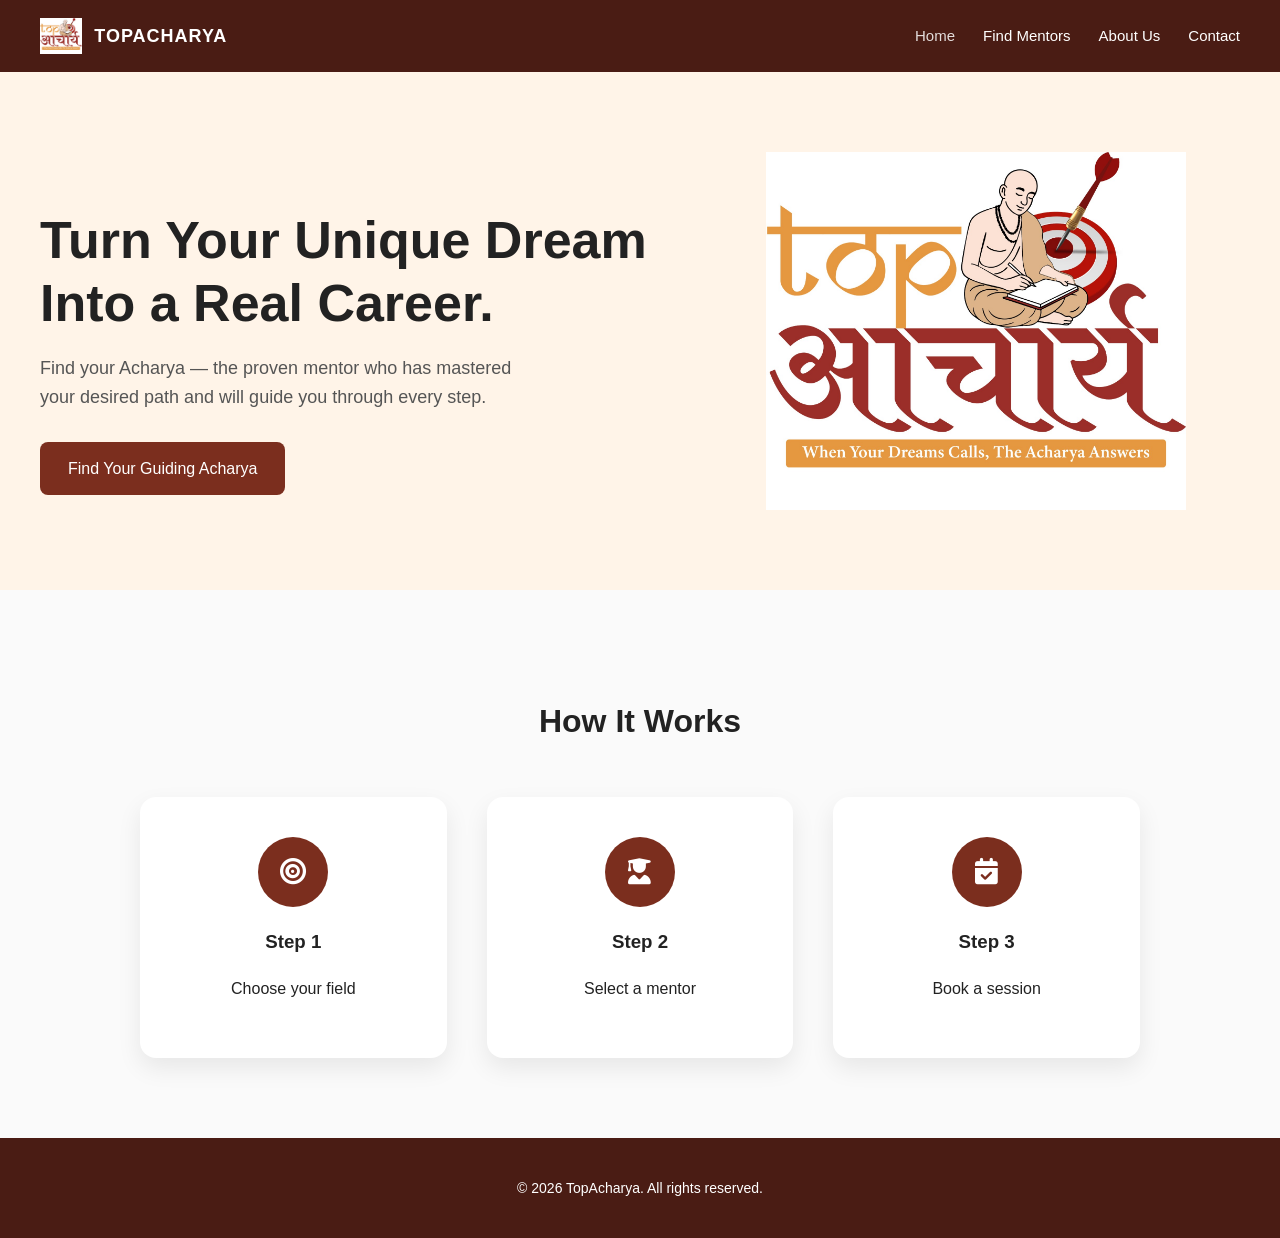
<file: index.html>
<!DOCTYPE html>
<html lang="en">
<head>
  <meta charset="UTF-8">
  <meta name="viewport" content="width=device-width, initial-scale=1.0">
  <title>TopAcharya – Find Your Guiding Mentor</title>
  <link rel="icon" type="image/jpeg" href="images/logo.jpeg">

  <!-- Styles -->
  <link rel="stylesheet" href="css/styles.css">
  <link rel="stylesheet" href="https://cdnjs.cloudflare.com/ajax/libs/font-awesome/6.5.0/css/all.min.css">
</head>

<body>

<!-- ================= NAVBAR ================= -->
<header class="navbar">
  <div class="navbar-inner">

    <a href="index.html" class="brand">
      <img src="images/logo.jpeg" alt="TopAcharya Logo">
      <span>TOPACHARYA</span>
    </a>

    <nav class="nav-links" id="navLinks">
      <a href="index.html" class="active">Home</a>
      <a href="mentors.html">Find Mentors</a>
      <a href="about.html">About Us</a>
      <a href="contact.html">Contact</a>
    </nav>

    <button class="hamburger" id="hamburger">
      <i class="fas fa-bars"></i>
    </button>

  </div>
</header>

<!-- ================= MAIN ================= -->
<main>

  <!-- ===== HERO SECTION ===== -->
  <section class="hero">
    <div class="hero-inner">

      <div class="hero-content">
        <h1>
          Turn Your Unique Dream<br>
          Into a Real Career.
        </h1>

        <p>
          Find your Acharya — the proven mentor who has mastered your desired path
          and will guide you through every step.
        </p>

        <a href="mentors.html" class="btn primary">
          Find Your Guiding Acharya
        </a>
      </div>

      <div class="hero-visual">
        <img src="images/logo.jpeg" alt="TopAcharya Illustration">
      </div>

    </div>
  </section>

  <!-- ===== HOW IT WORKS ===== -->
  <section class="how-section">
    <h2>How It Works</h2>

    <div class="how-grid">

      <div class="how-card">
        <div class="icon-circle">
          <i class="fa-solid fa-bullseye"></i>
        </div>
        <h3>Step 1</h3>
        <p>Choose your field</p>
      </div>

      <div class="how-card">
        <div class="icon-circle">
          <i class="fa-solid fa-user-graduate"></i>
        </div>
        <h3>Step 2</h3>
        <p>Select a mentor</p>
      </div>

      <div class="how-card">
        <div class="icon-circle">
          <i class="fa-solid fa-calendar-check"></i>
        </div>
        <h3>Step 3</h3>
        <p>Book a session</p>
      </div>

    </div>
  </section>

</main>

<!-- ================= FOOTER ================= -->
<footer class="site-footer">
  <p>© 2026 TopAcharya. All rights reserved.</p>
</footer>

<script src="js/script.js"></script>
</body>
</html>
</file>
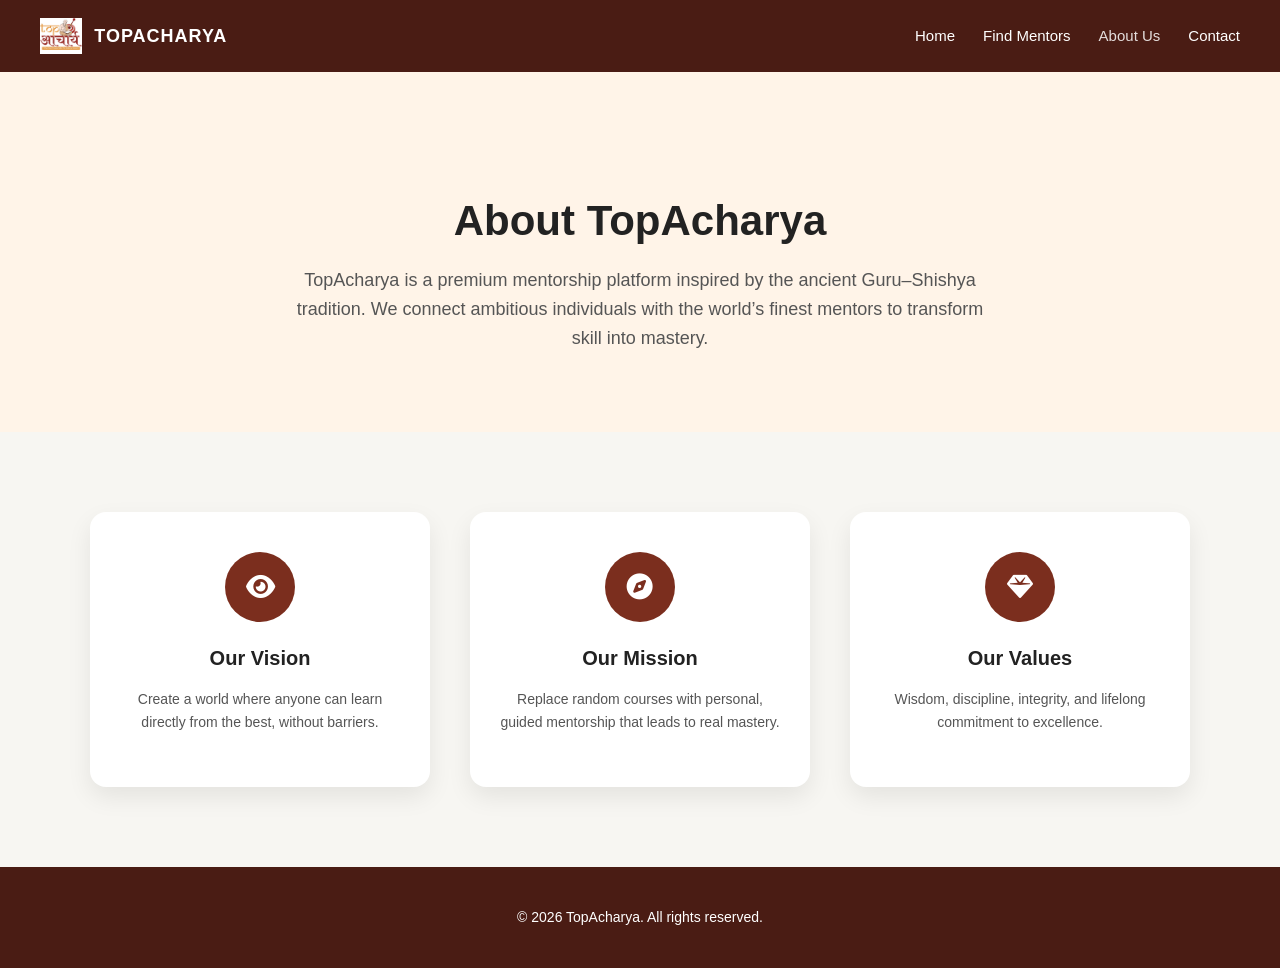
<file: about.html>
<!DOCTYPE html>
<html lang="en">
<head>
  <meta charset="UTF-8">
  <meta name="viewport" content="width=device-width, initial-scale=1.0">
  <title>About Us – TopAcharya</title>
  <link rel="icon" type="image/jpeg" href="images/logo.jpeg">

  <!-- Styles -->
  <link rel="stylesheet" href="css/styles.css">
  <link rel="stylesheet" href="https://cdnjs.cloudflare.com/ajax/libs/font-awesome/6.5.0/css/all.min.css">
</head>

<body>

<!-- ================= NAVBAR ================= -->
<header class="navbar">
  <div class="navbar-inner">

    <a href="index.html" class="brand">
      <img src="images/logo.jpeg" alt="TopAcharya Logo">
      <span>TOPACHARYA</span>
    </a>

    <nav class="nav-links" id="navLinks">
      <a href="index.html">Home</a>
      <a href="mentors.html">Find Mentors</a>
      <a href="about.html" class="active">About Us</a>
      <a href="contact.html">Contact</a>
    </nav>

    <button class="hamburger" id="hamburger">
      <i class="fas fa-bars"></i>
    </button>

  </div>
</header>

<!-- ================= MAIN ================= -->
<main>

  <!-- ===== ABOUT HERO ===== -->
  <section class="page-header page-header--soft">
    <h1>About TopAcharya</h1>
    <p>
      TopAcharya is a premium mentorship platform inspired by the ancient
      Guru–Shishya tradition. We connect ambitious individuals with the world’s
      finest mentors to transform skill into mastery.
    </p>
  </section>

  <!-- ===== VALUES / MISSION / VISION ===== -->
  <section class="about-section">

    <div class="about-grid">

      <article class="about-card">
        <div class="icon-circle">
          <i class="fa-solid fa-eye"></i>
        </div>
        <h3>Our Vision</h3>
        <p>
          Create a world where anyone can learn directly from the best,
          without barriers.
        </p>
      </article>

      <article class="about-card">
        <div class="icon-circle">
          <i class="fa-solid fa-compass"></i>
        </div>
        <h3>Our Mission</h3>
        <p>
          Replace random courses with personal, guided mentorship that
          leads to real mastery.
        </p>
      </article>

      <article class="about-card">
        <div class="icon-circle">
          <i class="fa-solid fa-gem"></i>
        </div>
        <h3>Our Values</h3>
        <p>
          Wisdom, discipline, integrity, and lifelong commitment to
          excellence.
        </p>
      </article>

    </div>

  </section>

</main>

<!-- ================= FOOTER ================= -->
<footer class="site-footer">
  <p>© 2026 TopAcharya. All rights reserved.</p>
</footer>

<script src="js/script.js"></script>
</body>
</html>
</file>
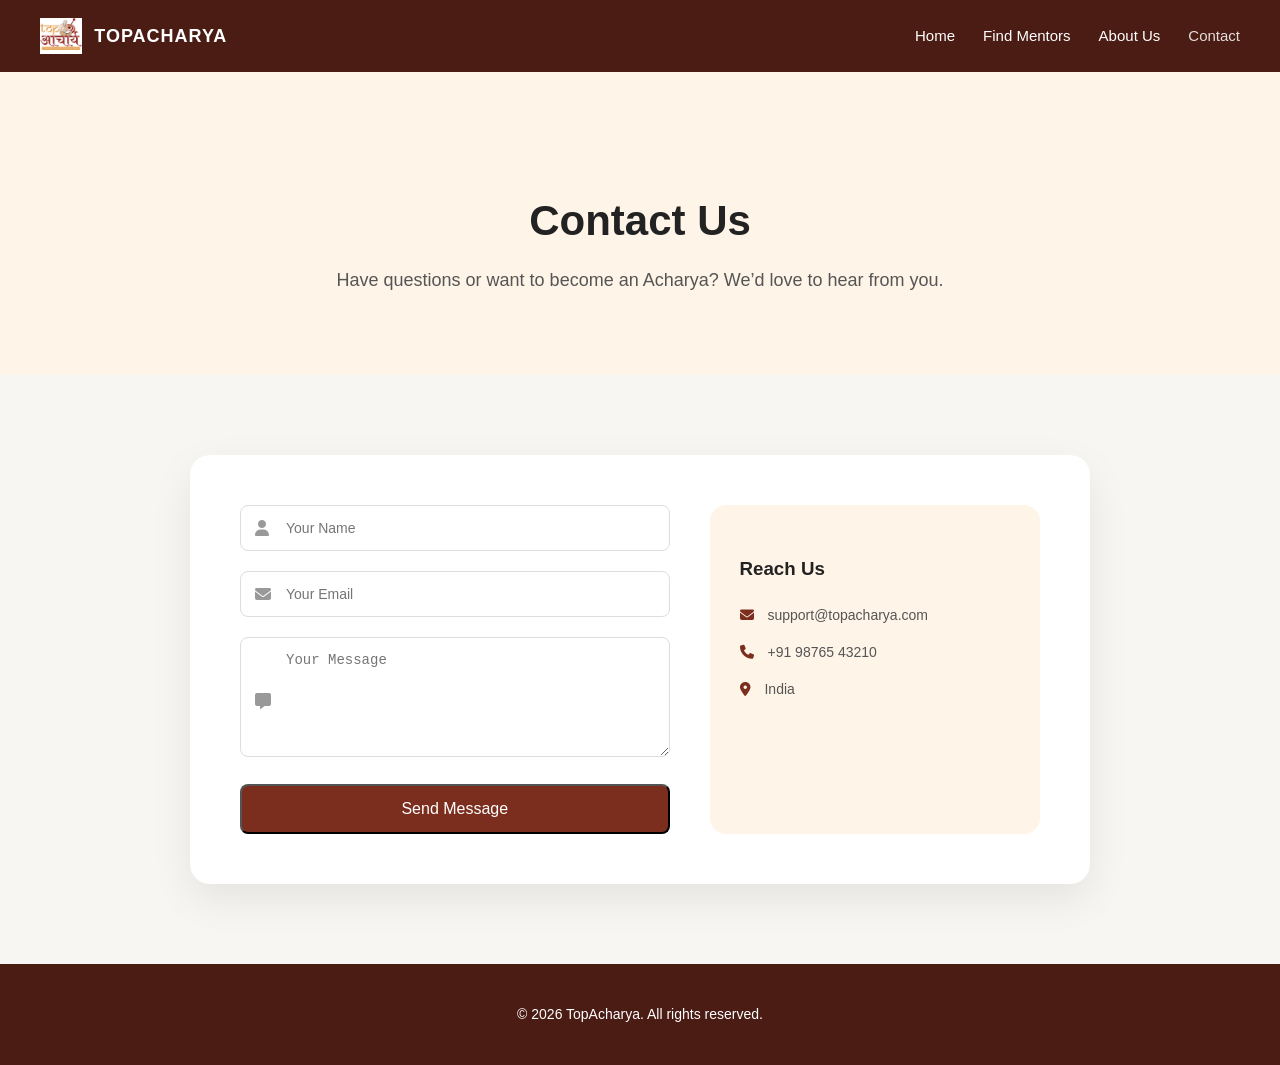
<file: contact.html>
<!DOCTYPE html>
<html lang="en">
<head>
  <meta charset="UTF-8">
  <meta name="viewport" content="width=device-width, initial-scale=1.0">
  <title>Contact Us – TopAcharya</title>
  <link rel="icon" type="image/jpeg" href="images/logo.jpeg">

  <!-- Styles -->
  <link rel="stylesheet" href="css/styles.css">
  <link rel="stylesheet" href="https://cdnjs.cloudflare.com/ajax/libs/font-awesome/6.5.0/css/all.min.css">
</head>

<body>

<!-- ================= NAVBAR ================= -->
<header class="navbar">
  <div class="navbar-inner">

    <a href="index.html" class="brand">
      <img src="images/logo.jpeg" alt="TopAcharya Logo">
      <span>TOPACHARYA</span>
    </a>

    <nav class="nav-links" id="navLinks">
      <a href="index.html">Home</a>
      <a href="mentors.html">Find Mentors</a>
      <a href="about.html">About Us</a>
      <a href="contact.html" class="active">Contact</a>
    </nav>

    <button class="hamburger" id="hamburger">
      <i class="fas fa-bars"></i>
    </button>

  </div>
</header>

<!-- ================= MAIN ================= -->
<main>

  <!-- ===== PAGE HEADER ===== -->
  <section class="page-header page-header--soft">
    <h1>Contact Us</h1>
    <p>
      Have questions or want to become an Acharya?  
      We’d love to hear from you.
    </p>
  </section>

  <!-- ===== CONTACT CARD ===== -->
  <section class="contact-section">

    <div class="contact-card">

      <!-- CONTACT FORM -->
      <form class="contact-form" novalidate>

        <div class="input-group">
          <i class="fa-solid fa-user"></i>
          <input type="text" name="name" placeholder="Your Name" required>
        </div>

        <div class="input-group">
          <i class="fa-solid fa-envelope"></i>
          <input type="email" name="email" placeholder="Your Email" required>
        </div>

        <div class="input-group">
          <i class="fa-solid fa-message"></i>
          <textarea name="message" placeholder="Your Message" rows="5" required></textarea>
        </div>

        <button type="submit" class="btn primary full">
          Send Message
        </button>

      </form>

      <!-- CONTACT INFO -->
      <aside class="contact-info">
        <h3>Reach Us</h3>

        <ul>
          <li>
            <i class="fa-solid fa-envelope"></i>
            support@topacharya.com
          </li>
          <li>
            <i class="fa-solid fa-phone"></i>
            +91 98765 43210
          </li>
          <li>
            <i class="fa-solid fa-location-dot"></i>
            India
          </li>
        </ul>
      </aside>

    </div>

  </section>

</main>

<!-- ================= FOOTER ================= -->
<footer class="site-footer">
  <p>© 2026 TopAcharya. All rights reserved.</p>
</footer>

<script src="js/script.js"></script>
</body>
</html>
</file>
<file: css/styles.css>
/* =====================================================
   ROOT & RESET - FLUID RESPONSIVE
===================================================== */

:root {
  /* Colors */
  --brand-dark: #4a1c14;
  --brand-main: #7b2e1e;
  --brand-light: #fff4e8;

  --bg-main: #f7f6f2;
  --bg-soft: #fafafa;

  --text-main: #222;
  --text-muted: #555;

  /* Flexible Radius */
  --radius-sm: clamp(4px, 2vw, 8px);
  --radius-md: clamp(8px, 3vw, 16px);
  --radius-lg: clamp(12px, 4vw, 20px);

  /* Shadows */
  --shadow-sm: 0 5px 15px rgba(0,0,0,0.08);
  --shadow-md: 0 10px 25px rgba(0,0,0,0.08);
  --shadow-lg: 0 15px 40px rgba(0,0,0,0.08);

  /* Fluid Font Size */
  --font-base: clamp(14px, 2.5vw, 16px);
  --font-sm: clamp(12px, 2vw, 14px);
  --font-md: clamp(15px, 2.5vw, 18px);
  --font-lg: clamp(18px, 4vw, 24px);
  --font-xl: clamp(24px, 6vw, 32px);
  --font-xxl: clamp(32px, 8vw, 42px);
  --font-title: clamp(28px, 10vw, 52px);
}

*,
*::before,
*::after {
  box-sizing: border-box;
}

html {
  font-size: 16px;
}

body {
  margin: 0;
  font-family: Arial, Helvetica, sans-serif;
  background: var(--bg-main);
  color: var(--text-main);
  line-height: 1.6;
  font-size: var(--font-base);
}

img {
  max-width: 100%;
  display: block;
}

a {
  text-decoration: none;
  color: inherit;
}

/* =====================================================
   NAVBAR - FULLY RESPONSIVE
===================================================== */

.navbar {
  height: clamp(56px, 12vw, 72px);
  background: var(--brand-dark);
  display: flex;
  align-items: center;
  padding: 0 clamp(12px, 4vw, 24px);
}

.navbar-inner {
  max-width: min(95vw, 1200px);
  width: 100%;
  margin: 0 auto;
  display: flex;
  align-items: center;
  justify-content: space-between;
  position: relative;
}

.brand {
  display: flex;
  align-items: center;
  gap: clamp(8px, 3vw, 12px);
  color: white;
  font-weight: 700;
}

.brand img {
  height: clamp(32px, 8vw, 36px);
}

.brand span {
  font-size: clamp(14px, 3vw, 18px);
  letter-spacing: clamp(0.5px, 1vw, 1px);
}

.nav-links {
  display: flex;
  gap: clamp(16px, 4vw, 28px);
}

.nav-links a {
  color: white;
  font-size: clamp(13px, 2.2vw, 15px);
  font-weight: 500;
  transition: opacity 0.3s ease;
}

.nav-links a.active,
.nav-links a:hover {
  opacity: 0.85;
}

/* Hamburger Menu */
.hamburger {
  display: none;
  background: none;
  border: none;
  cursor: pointer;
  padding: clamp(2px, 1vw, 5px);
  color: white;
  font-size: clamp(20px, 5vw, 24px);
  transition: color 0.3s ease;
}

.hamburger:hover {
  color: rgba(255, 255, 255, 0.8);
}

.hamburger span {
  width: clamp(20px, 5vw, 25px);
  height: clamp(2px, 0.5vw, 3px);
  background: white;
  border-radius: 2px;
  transition: all 0.4s cubic-bezier(0.25, 0.46, 0.45, 0.94);
}

.hamburger.active span:nth-child(1) {
  transform: rotate(45deg);
}

.hamburger.active span:nth-child(2) {
  opacity: 0;
}

.hamburger.active span:nth-child(3) {
  transform: rotate(-45deg);
}

/* =====================================================
   BUTTONS - FLUID SIZING
===================================================== */

.btn {
  display: inline-block;
  padding: clamp(10px, 3vw, 14px) clamp(20px, 5vw, 28px);
  border-radius: var(--radius-sm);
  background: var(--brand-main);
  color: white;
  font-size: clamp(13px, 2.5vw, 16px);
  font-weight: 500;
  transition: background 0.2s ease;
}

.btn:hover {
  background: #5e2317;
}

.btn.small {
  padding: clamp(8px, 2vw, 10px) clamp(15px, 3vw, 20px);
  font-size: clamp(12px, 2vw, 14px);
}

.btn.full {
  width: 100%;
  text-align: center;
}

/* =====================================================
   PAGE HEADER - RESPONSIVE
===================================================== */

.page-header {
  background: white;
  text-align: center;
  padding: clamp(40px, 12vw, 80px) clamp(16px, 4vw, 20px);
}

.page-header--soft {
  background: var(--brand-light);
}

.page-header h1 {
  font-size: var(--font-xxl);
  margin-bottom: clamp(8px, 3vw, 12px);
}

.page-header p {
  max-width: min(90vw, 700px);
  margin: auto;
  font-size: var(--font-md);
  color: var(--text-muted);
}

/* =====================================================
   HERO (HOME) - FULLY FLUID
===================================================== */

.hero {
  background: var(--brand-light);
  padding: clamp(30px, 10vw, 80px) clamp(12px, 4vw, 20px);
  overflow: hidden;
}

.hero-inner {
  max-width: min(95vw, 1200px);
  margin: auto;
  display: grid;
  grid-template-columns: 1.2fr 1fr;
  gap: clamp(15px, 5vw, 40px);
  align-items: center;
}

.hero-content h1 {
  font-size: var(--font-title);
  line-height: 1.2;
  margin-bottom: clamp(12px, 4vw, 20px);
  word-break: break-word;
}

.hero-content p {
  font-size: var(--font-md);
  color: var(--text-muted);
  max-width: min(90vw, 500px);
  margin-bottom: clamp(15px, 5vw, 30px);
}

.hero-visual {
  display: flex;
  justify-content: center;
  align-items: center;
}

.hero-visual img {
  max-width: 100%;
  height: auto;
  display: block;
  width: clamp(250px, 60vw, 420px);
}

/* =====================================================
   ICON CIRCLE - RESPONSIVE
===================================================== */

.icon-circle {
  width: clamp(50px, 12vw, 70px);
  height: clamp(50px, 12vw, 70px);
  margin: 0 auto clamp(12px, 4vw, 20px);
  background: var(--brand-main);
  color: white;
  border-radius: 50%;
  display: flex;
  align-items: center;
  justify-content: center;
  font-size: clamp(18px, 5vw, 26px);
}

/* =====================================================
   HOW IT WORKS - FLEXIBLE
===================================================== */

.how-section {
  background: var(--bg-soft);
  padding: clamp(40px, 10vw, 80px) clamp(16px, 4vw, 20px);
  text-align: center;
}

.how-section h2 {
  font-size: var(--font-xl);
  margin-bottom: clamp(30px, 8vw, 50px);
}

.how-grid {
  max-width: min(95vw, 1000px);
  margin: auto;
  display: grid;
  grid-template-columns: repeat(auto-fit, minmax(clamp(200px, 50vw, 240px), 1fr));
  gap: clamp(20px, 5vw, 40px);
}

.how-card {
  background: white;
  padding: clamp(25px, 6vw, 40px) clamp(15px, 4vw, 20px);
  border-radius: var(--radius-md);
  box-shadow: var(--shadow-md);
}

/* =====================================================
   MENTORS PAGE - RESPONSIVE
===================================================== */

.mentor-section {
  padding: clamp(40px, 10vw, 60px) clamp(16px, 4vw, 20px);
}

.mentor-grid {
  max-width: min(95vw, 1200px);
  margin: auto;
  display: grid;
  grid-template-columns: repeat(auto-fit, minmax(clamp(200px, 50vw, 260px), 1fr));
  gap: clamp(20px, 5vw, 30px);
}

.mentor-card {
  background: white;
  padding: clamp(20px, 5vw, 30px) clamp(15px, 4vw, 20px);
  border-radius: var(--radius-md);
  text-align: center;
  box-shadow: var(--shadow-md);
}

.mentor-card img {
  width: clamp(70px, 15vw, 96px);
  height: clamp(70px, 15vw, 96px);
  border-radius: 50%;
  margin-bottom: clamp(10px, 3vw, 15px);
}

.mentor-card h3 {
  font-size: clamp(16px, 3vw, 18px);
  margin-bottom: clamp(4px, 2vw, 6px);
}

.mentor-role {
  font-size: var(--font-sm);
  color: var(--text-muted);
  margin-bottom: clamp(8px, 2vw, 12px);
}

.mentor-rating {
  font-size: var(--font-sm);
  color: #f4b400;
  margin-bottom: clamp(12px, 3vw, 18px);
}

/* =====================================================
   ABOUT PAGE - RESPONSIVE
===================================================== */

.about-section {
  padding: clamp(40px, 10vw, 80px) clamp(16px, 4vw, 20px);
}

.about-grid {
  max-width: min(95vw, 1100px);
  margin: auto;
  display: grid;
  grid-template-columns: repeat(auto-fit, minmax(clamp(200px, 50vw, 260px), 1fr));
  gap: clamp(25px, 6vw, 40px);
}

.about-card {
  background: white;
  padding: clamp(25px, 6vw, 40px) clamp(20px, 5vw, 30px);
  text-align: center;
  border-radius: var(--radius-md);
  box-shadow: var(--shadow-md);
}

.about-card h3 {
  font-size: clamp(18px, 4vw, 20px);
  margin-bottom: clamp(8px, 2vw, 10px);
}

.about-card p {
  font-size: var(--font-sm);
  color: var(--text-muted);
}

/* =====================================================
   CONTACT PAGE - RESPONSIVE
===================================================== */

.contact-section {
  padding: clamp(40px, 10vw, 80px) clamp(16px, 4vw, 20px);
}

.contact-card {
  max-width: min(95vw, 900px);
  margin: auto;
  background: white;
  border-radius: var(--radius-lg);
  padding: clamp(30px, 8vw, 50px);
  display: grid;
  grid-template-columns: 1.3fr 1fr;
  gap: clamp(25px, 6vw, 40px);
  box-shadow: var(--shadow-lg);
  align-items: stretch;
}

.contact-form {
  display: flex;
  flex-direction: column;
  gap: clamp(15px, 4vw, 20px);
}

.input-group {
  position: relative;
}

.input-group i {
  position: absolute;
  top: 50%;
  left: clamp(12px, 3vw, 15px);
  transform: translateY(-50%);
  color: #999;
}

.input-group input,
.input-group textarea {
  width: 100%;
  padding: clamp(10px, 3vw, 14px) clamp(10px, 3vw, 14px) clamp(10px, 3vw, 14px) clamp(40px, 8vw, 45px);
  border-radius: var(--radius-sm);
  border: 1px solid #ddd;
  font-size: var(--font-sm);
}

.input-group textarea {
  min-height: clamp(100px, 25vw, 120px);
  resize: vertical;
}

.input-group input:focus,
.input-group textarea:focus {
  outline: none;
  border-color: var(--brand-main);
}

.contact-info {
  background: var(--brand-light);
  border-radius: var(--radius-md);
  padding: clamp(20px, 6vw, 30px);
}

.contact-info h3 {
  margin-bottom: clamp(12px, 4vw, 20px);
}

.contact-info ul {
  list-style: none;
  padding: 0;
}

.contact-info li {
  margin-bottom: clamp(10px, 3vw, 15px);
  font-size: var(--font-sm);
  color: var(--text-muted);
}

.contact-info i {
  margin-right: clamp(6px, 2vw, 10px);
  color: var(--brand-main);
}

/* =====================================================
   FOOTER
===================================================== */

.site-footer {
  background: var(--brand-dark);
  color: white;
  text-align: center;
  padding: clamp(15px, 4vw, 25px) clamp(16px, 4vw, 20px);
  font-size: var(--font-sm);
}

/* =====================================================
   RESPONSIVE - LAYOUT ADJUSTMENTS ONLY
===================================================== */

@media (max-width: 900px) {
  .hero-inner {
    grid-template-columns: 1fr;
    text-align: center;
  }

  .hero-visual {
    margin-top: clamp(20px, 8vw, 40px);
  }
}

@media (max-width: 768px) {
  .contact-card {
    grid-template-columns: 1fr;
  }

  /* Responsive Navbar */
  .hamburger {
    display: flex;
  }

  .nav-links {
    position: absolute;
    top: 100%;
    left: 0;
    right: 0;
    flex-direction: column;
    background: var(--brand-dark);
    gap: 0;
    padding: 0;
    max-height: 0;
    overflow: hidden;
    transition: max-height 0.4s cubic-bezier(0.25, 0.46, 0.45, 0.94);
    z-index: 999;
  }

  .nav-links.active {
    max-height: 600px;
  }

  .nav-links a {
    padding: clamp(16px, 4vw, 20px) clamp(16px, 4vw, 24px);
    border-bottom: 1px solid rgba(255, 255, 255, 0.1);
    display: block;
    transition: background-color 0.2s ease, padding-left 0.2s ease;
  }

  .nav-links a:hover {
    background-color: rgba(255, 255, 255, 0.1);
    padding-left: clamp(20px, 5vw, 30px);
  }

  .nav-links a:last-child {
    border-bottom: none;
  }
}

@media (max-width: 480px) {
  .about-grid {
    grid-template-columns: 1fr;
  }

  .mentor-grid {
    grid-template-columns: 1fr;
  }

  .how-grid {
    grid-template-columns: 1fr;
  }
}
</file>
